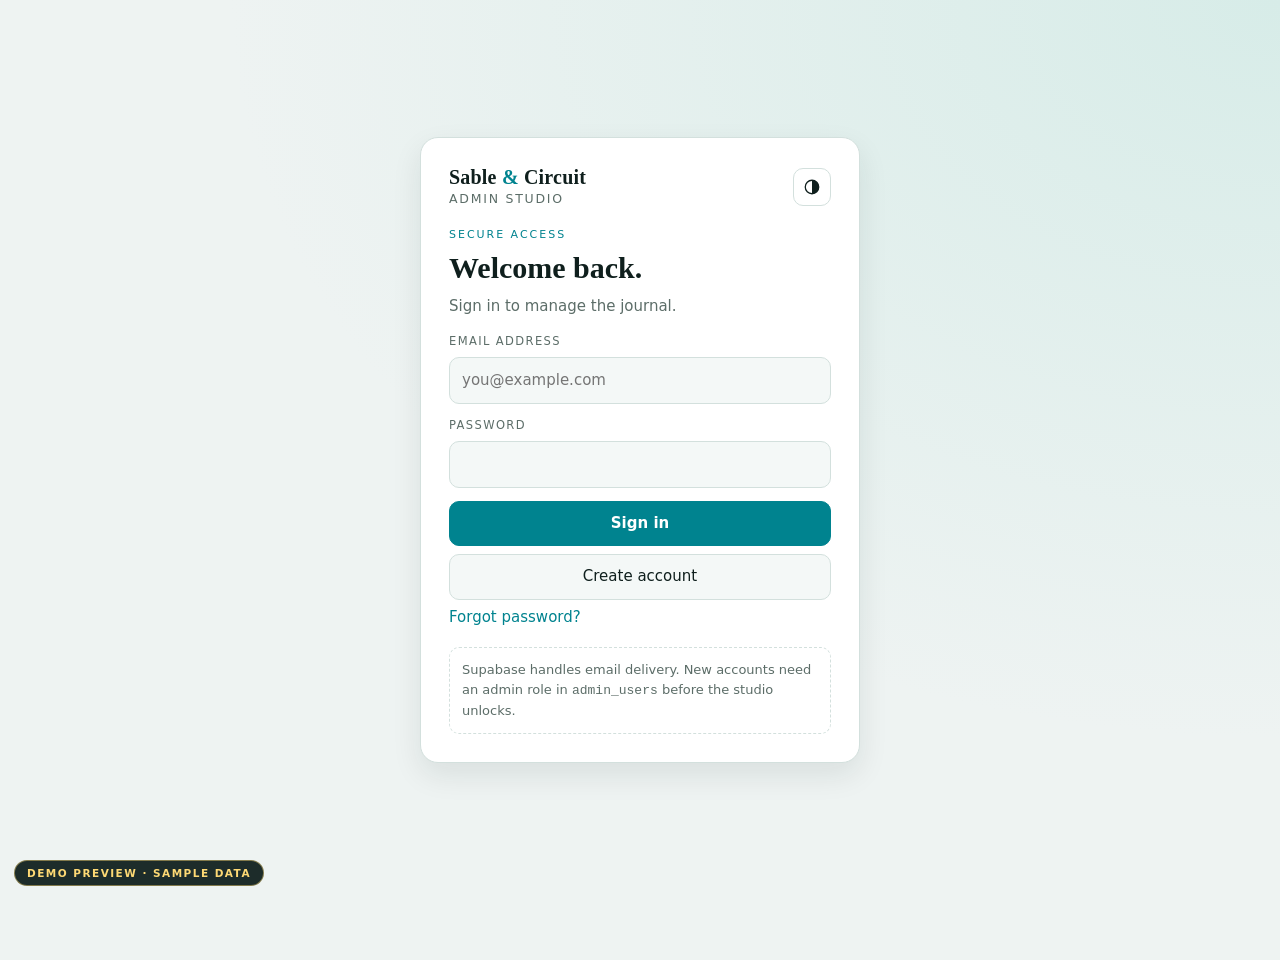
<file: index.html>
<!doctype html>
<html lang="en" data-theme="dark">
<head>
<script>try{var q=new URLSearchParams(location.search);var t=q.get("theme");if(t)localStorage.setItem("sc_theme",t);var a=q.get("accent");if(a)localStorage.setItem("sc_accent",a);}catch(e){}</script>
<meta charset="utf-8">
<meta name="viewport" content="width=device-width,initial-scale=1">
<title>Sign in — Sable &amp; Circuit Admin</title>
<script>
/* Set the theme before first paint to avoid a flash. */
(function(){try{
  var t=localStorage.getItem("sc_theme")||"system";
  var th=t==="system"?(window.matchMedia("(prefers-color-scheme: dark)").matches?"dark":"light"):t;
  var r=document.documentElement;r.setAttribute("data-theme",th);
  r.setAttribute("data-density",localStorage.getItem("sc_density")||"comfortable");
  var a={teal:["#00aebb","#00838f"],indigo:["#7c8cff","#4f46e5"],emerald:["#34d399","#059669"],amber:["#f0a132","#b45309"],rose:["#fb7185","#be123c"]}[localStorage.getItem("sc_accent")||"teal"];
  r.style.setProperty("--accent",th==="dark"?a[0]:a[1]);
  r.style.setProperty("--accent-ink",th==="dark"?"#04120f":"#ffffff");
}catch(e){}})();
</script>
<link rel="stylesheet" href="assets/app.css">
<script src="assets/mock-supabase.js"></script>
</head>
<body data-page="auth">
<div class="auth-shell">
  <div class="auth-card">
    <div class="auth-top">
      <div>
        <div class="brand" style="font-size:20px">Sable <b>&amp;</b> Circuit</div>
        <div class="muted small" style="letter-spacing:.14em">ADMIN STUDIO</div>
      </div>
      <button class="iconbtn" id="themebtn" title="Toggle light / dark" aria-label="Toggle theme"></button>
    </div>

    <div class="eyebrow">Secure access</div>
    <h1 id="heading" style="margin-top:8px">Welcome back.</h1>
    <p id="intro" class="muted" style="margin-top:2px">Sign in to manage the journal.</p>

    <div id="notice" class="notice hidden" role="status"></div>

    <form id="authform" autocomplete="on">
      <div class="field">
        <label for="email">Email address</label>
        <input id="email" type="email" required autocomplete="email" placeholder="you@example.com">
      </div>
      <div class="field" id="pwbox">
        <label for="pw">Password</label>
        <input id="pw" type="password" minlength="8" autocomplete="current-password">
      </div>
      <div class="field hidden" id="confirmbox">
        <label for="confirm">Confirm password</label>
        <input id="confirm" type="password" minlength="8" autocomplete="new-password">
      </div>
      <button id="submit" class="btn primary block" type="submit">Sign in</button>
      <button id="toggle" class="btn block" type="button">Create account</button>
    </form>

    <div class="row" style="margin-top:6px">
      <button id="forgot" class="linklike" type="button">Forgot password?</button>
      <button id="back" class="linklike hidden" type="button">Back to sign in</button>
    </div>

    <div class="hintbox" style="margin-top:18px">
      Supabase handles email delivery. New accounts need an admin role in
      <span class="mono">admin_users</span> before the studio unlocks.
    </div>
  </div>
</div>

<script src="assets/app.js"></script>
<script>
(function(){
  var A = window.Admin, sb = A.sb, $ = A.$;
  var mode = "login";

  $("themebtn").innerHTML = A.ICON.theme;
  $("themebtn").onclick = function(){
    A.pref.set("theme", A.effectiveTheme() === "dark" ? "light" : "dark");
    A.paint();
  };

  function setMode(m){
    mode = m;
    A.setNotice("notice", "");
    var H = { login:"Welcome back.", signup:"Create your account.", forgot:"Reset your password.", reset:"Choose a new password." };
    var P = { login:"Sign in to manage the journal.", signup:"Create an account; admin access requires approval.", forgot:"Request a password reset link.", reset:"Choose a new password for your account." };
    $("heading").textContent = H[m];
    $("intro").textContent = P[m];
    $("pwbox").classList.toggle("hidden", m === "forgot");
    $("confirmbox").classList.toggle("hidden", !(m === "signup" || m === "reset"));
    $("pw").required = m !== "forgot";
    $("confirm").required = (m === "signup" || m === "reset");
    $("submit").textContent = { login:"Sign in", signup:"Create account", forgot:"Send reset link", reset:"Update password" }[m];
    $("toggle").textContent = m === "login" ? "Create account" : "Sign in instead";
    $("toggle").classList.toggle("hidden", m !== "login");
    $("forgot").classList.toggle("hidden", m !== "login");
    $("back").classList.toggle("hidden", m === "login");
  }

  // Password-recovery links land on this page with type=recovery in the URL.
  var recovery = /type=recovery/i.test(location.hash + "&" + location.search);

  async function route(u){
    var res = await sb.from("admin_users").select("role").eq("user_id", u.id).maybeSingle();
    if (res.error) throw res.error;
    if (!res.data){
      await sb.auth.signOut();
      A.setNotice("notice", "Your account exists, but admin access has not been approved yet. Ask an owner to add you to admin_users.", "error");
      setMode("login");
      return;
    }
    location.replace("dashboard.html");
  }

  sb.auth.onAuthStateChange(function(event, session){
    if (event === "PASSWORD_RECOVERY"){ setMode("reset"); return; }
    if (event === "SIGNED_IN" && session && session.user && !recovery){
      setTimeout(function(){ route(session.user).catch(function(e){ A.setNotice("notice", A.friendly(e), "error"); }); }, 0);
    }
  });

  (async function(){
    if (new URLSearchParams(location.search).get("denied")){
      A.setNotice("notice", "That account is not an approved admin. Sign in with an admin account.", "error");
    }
    if (recovery){ setMode("reset"); return; }
    setMode("login");
    var s = await sb.auth.getSession();
    if (recovery){ setMode("reset"); return; }
    if (s.data && s.data.session && s.data.session.user){
      try { await route(s.data.session.user); }
      catch(e){ A.setNotice("notice", A.friendly(e), "error"); }
    }
  })();

  $("authform").onsubmit = async function(e){
    e.preventDefault();
    var btn = $("submit"); btn.disabled = true; A.setNotice("notice", "");
    try{
      var email = $("email").value.trim(), password = $("pw").value, r;
      if (mode === "login"){
        r = await sb.auth.signInWithPassword({ email: email, password: password });
        if (r.error) throw r.error;
        await route(r.data.user);
      } else if (mode === "signup"){
        if (password !== $("confirm").value) throw new Error("Passwords do not match.");
        r = await sb.auth.signUp({ email: email, password: password, options: { emailRedirectTo: location.origin } });
        if (r.error) throw r.error;
        A.setNotice("notice", "Signup request accepted by Supabase. This does not guarantee email delivery — check Auth logs and SMTP if no email arrives.", "ok");
      } else if (mode === "forgot"){
        r = await sb.auth.resetPasswordForEmail(email, { redirectTo: location.origin });
        if (r.error) throw r.error;
        A.setNotice("notice", "If that email has an account, a reset link is on its way. Delivery is not guaranteed — check Supabase Auth logs and SMTP.", "ok");
      } else {
        if (password !== $("confirm").value) throw new Error("Passwords do not match.");
        r = await sb.auth.updateUser({ password: password });
        if (r.error) throw r.error;
        recovery = false;
        history.replaceState(null, "", location.pathname);
        await sb.auth.signOut();
        setMode("login");
        A.setNotice("notice", "Password updated. Sign in with your new password.", "ok");
      }
    } catch(err){
      A.setNotice("notice", A.friendly(err), "error");
    } finally {
      btn.disabled = false;
    }
  };

  $("toggle").onclick = function(){ setMode(mode === "login" ? "signup" : "login"); };
  $("forgot").onclick = function(){ setMode("forgot"); };
  $("back").onclick = function(){ setMode("login"); };
})();
</script>
</body>
</html>
</file>
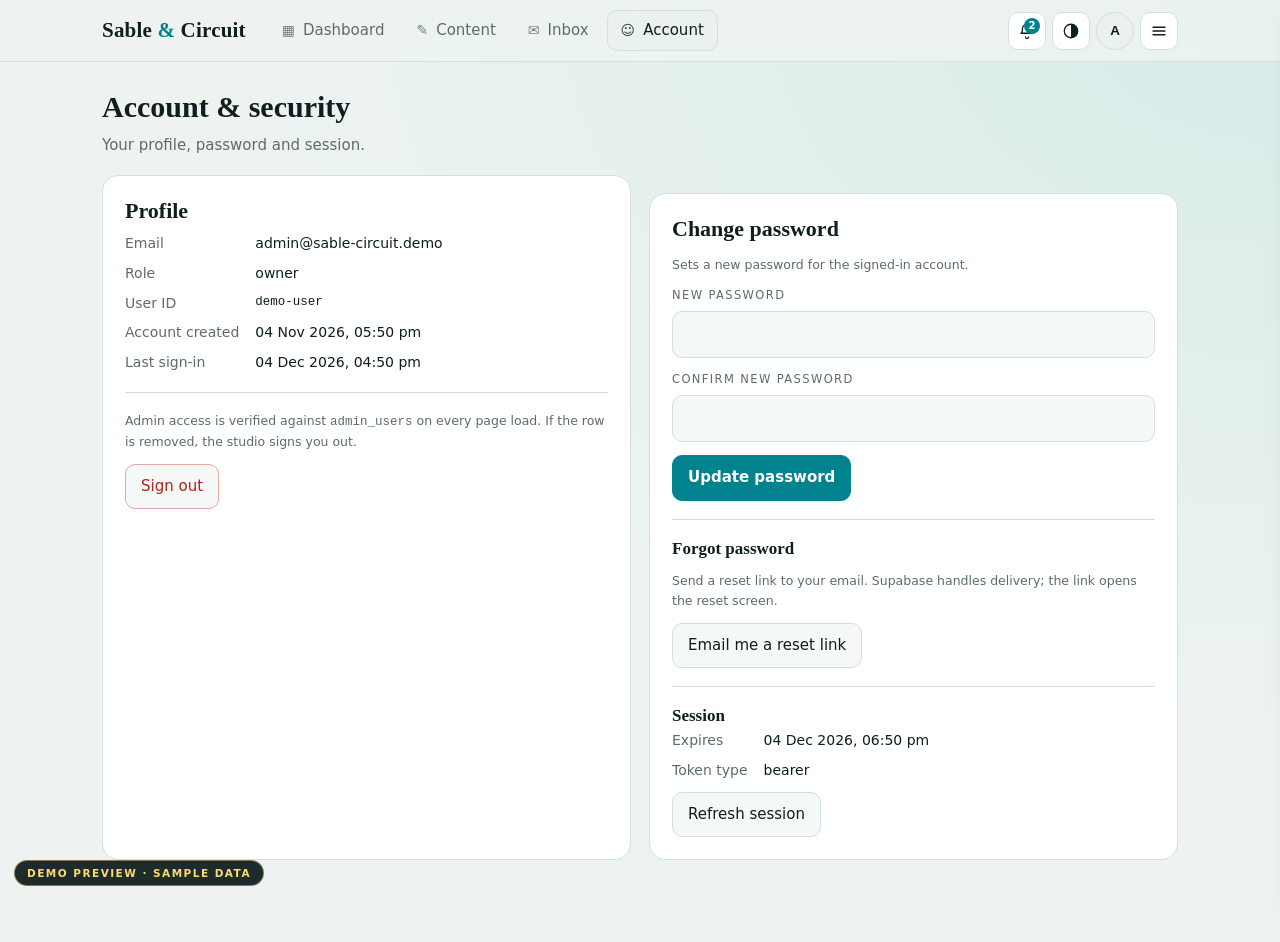
<file: account.html>
<!doctype html>
<html lang="en" data-theme="dark">
<head>
<script>try{var q=new URLSearchParams(location.search);var t=q.get("theme");if(t)localStorage.setItem("sc_theme",t);var a=q.get("accent");if(a)localStorage.setItem("sc_accent",a);}catch(e){}</script>
<meta charset="utf-8">
<meta name="viewport" content="width=device-width,initial-scale=1">
<title>Account — Sable &amp; Circuit Admin</title>
<script>
(function(){try{
  var t=localStorage.getItem("sc_theme")||"system";
  var th=t==="system"?(window.matchMedia("(prefers-color-scheme: dark)").matches?"dark":"light"):t;
  var r=document.documentElement;r.setAttribute("data-theme",th);
  r.setAttribute("data-density",localStorage.getItem("sc_density")||"comfortable");
  var a={teal:["#00aebb","#00838f"],indigo:["#7c8cff","#4f46e5"],emerald:["#34d399","#059669"],amber:["#f0a132","#b45309"],rose:["#fb7185","#be123c"]}[localStorage.getItem("sc_accent")||"teal"];
  r.style.setProperty("--accent",th==="dark"?a[0]:a[1]);
  r.style.setProperty("--accent-ink",th==="dark"?"#04120f":"#ffffff");
}catch(e){}})();
</script>
<link rel="stylesheet" href="assets/app.css">
<script src="assets/mock-supabase.js"></script>
</head>
<body data-page="account" data-shell="app">
<main class="wrap">
  <h1>Account &amp; security</h1>
  <div class="muted">Your profile, password and session.</div>
  <div id="notice" class="notice hidden"></div>

  <div class="grid2" style="margin-top:18px">
    <section class="panel">
      <h2 style="margin-top:0">Profile</h2>
      <div class="kv">
        <div class="k">Email</div><div id="pEmail">—</div>
        <div class="k">Role</div><div id="pRole">—</div>
        <div class="k">User ID</div><div class="mono small" id="pId">—</div>
        <div class="k">Account created</div><div id="pCreated">—</div>
        <div class="k">Last sign-in</div><div id="pSignin">—</div>
      </div>
      <div class="divider"></div>
      <p class="muted small">Admin access is verified against <span class="mono">admin_users</span> on every page load. If the row is removed, the studio signs you out.</p>
      <button class="btn danger" id="signout">Sign out</button>
    </section>

    <section class="panel">
      <h2 style="margin-top:0">Change password</h2>
      <p class="muted small">Sets a new password for the signed-in account.</p>
      <form id="pwform">
        <div class="field"><label for="np">New password</label><input id="np" type="password" minlength="8" autocomplete="new-password" required></div>
        <div class="field"><label for="cp">Confirm new password</label><input id="cp" type="password" minlength="8" autocomplete="new-password" required></div>
        <button class="btn primary" type="submit">Update password</button>
      </form>

      <div class="divider"></div>

      <h3 style="margin-bottom:4px">Forgot password</h3>
      <p class="muted small">Send a reset link to your email. Supabase handles delivery; the link opens the reset screen.</p>
      <button class="btn" id="sendreset">Email me a reset link</button>

      <div class="divider"></div>

      <h3 style="margin-bottom:4px">Session</h3>
      <div class="kv">
        <div class="k">Expires</div><div id="sExp">—</div>
        <div class="k">Token type</div><div id="sType">—</div>
      </div>
      <button class="btn" id="refresh" style="margin-top:10px">Refresh session</button>
    </section>
  </div>
</main>

<script src="assets/app.js"></script>
<script>
document.addEventListener("admin:ready", function(ev){
  var A = window.Admin, sb = A.sb, $ = A.$, who = ev.detail;
  var u = who.user;

  $("pEmail").textContent = u.email || "—";
  $("pRole").textContent = who.role || "admin";
  $("pId").textContent = u.id || "—";
  $("pCreated").textContent = A.fmtDate(u.created_at);
  $("pSignin").textContent = A.fmtDate(u.last_sign_in_at || u.updated_at);

  (async function(){
    var s = await sb.auth.getSession();
    var sess = s.data && s.data.session;
    if (sess){
      $("sExp").textContent = A.fmtDate(new Date(sess.expires_at * 1000).toISOString());
      $("sType").textContent = sess.token_type || "bearer";
    }
  })();

  $("pwform").onsubmit = async function(e){
    e.preventDefault();
    var np = $("np").value, cp = $("cp").value;
    if (np.length < 8){ A.setNotice("notice", "Use at least 8 characters.", "error"); return; }
    if (np !== cp){ A.setNotice("notice", "The passwords do not match.", "error"); return; }
    if (!confirm("Change your password now?")) return;
    A.setNotice("notice", "Updating…");
    var r = await sb.auth.updateUser({ password: np });
    if (r.error){ A.setNotice("notice", A.friendly(r.error), "error"); return; }
    $("pwform").reset();
    A.setNotice("notice", "Password updated.", "ok");
    A.toast("Password updated.", "ok");
  };

  $("sendreset").onclick = async function(){
    if (!confirm("Email a password reset link to " + (u.email || "your address") + "?")) return;
    A.setNotice("notice", "Sending…");
    var r = await sb.auth.resetPasswordForEmail(u.email, { redirectTo: location.origin });
    if (r.error){ A.setNotice("notice", A.friendly(r.error), "error"); return; }
    A.setNotice("notice", "If delivery succeeds, a reset link is on its way. Check Supabase Auth logs and SMTP if nothing arrives.", "ok");
  };

  $("refresh").onclick = async function(){
    var r = await sb.auth.refreshSession();
    if (r.error){ A.setNotice("notice", A.friendly(r.error), "error"); return; }
    var sess = r.data.session;
    if (sess) $("sExp").textContent = A.fmtDate(new Date(sess.expires_at * 1000).toISOString());
    A.setNotice("notice", "Session refreshed.", "ok");
  };

  $("signout").onclick = async function(){
    if (!confirm("Sign out of the admin studio?")) return;
    await sb.auth.signOut();
    location.replace("index.html");
  };
});
</script>
</body>
</html>
</file>
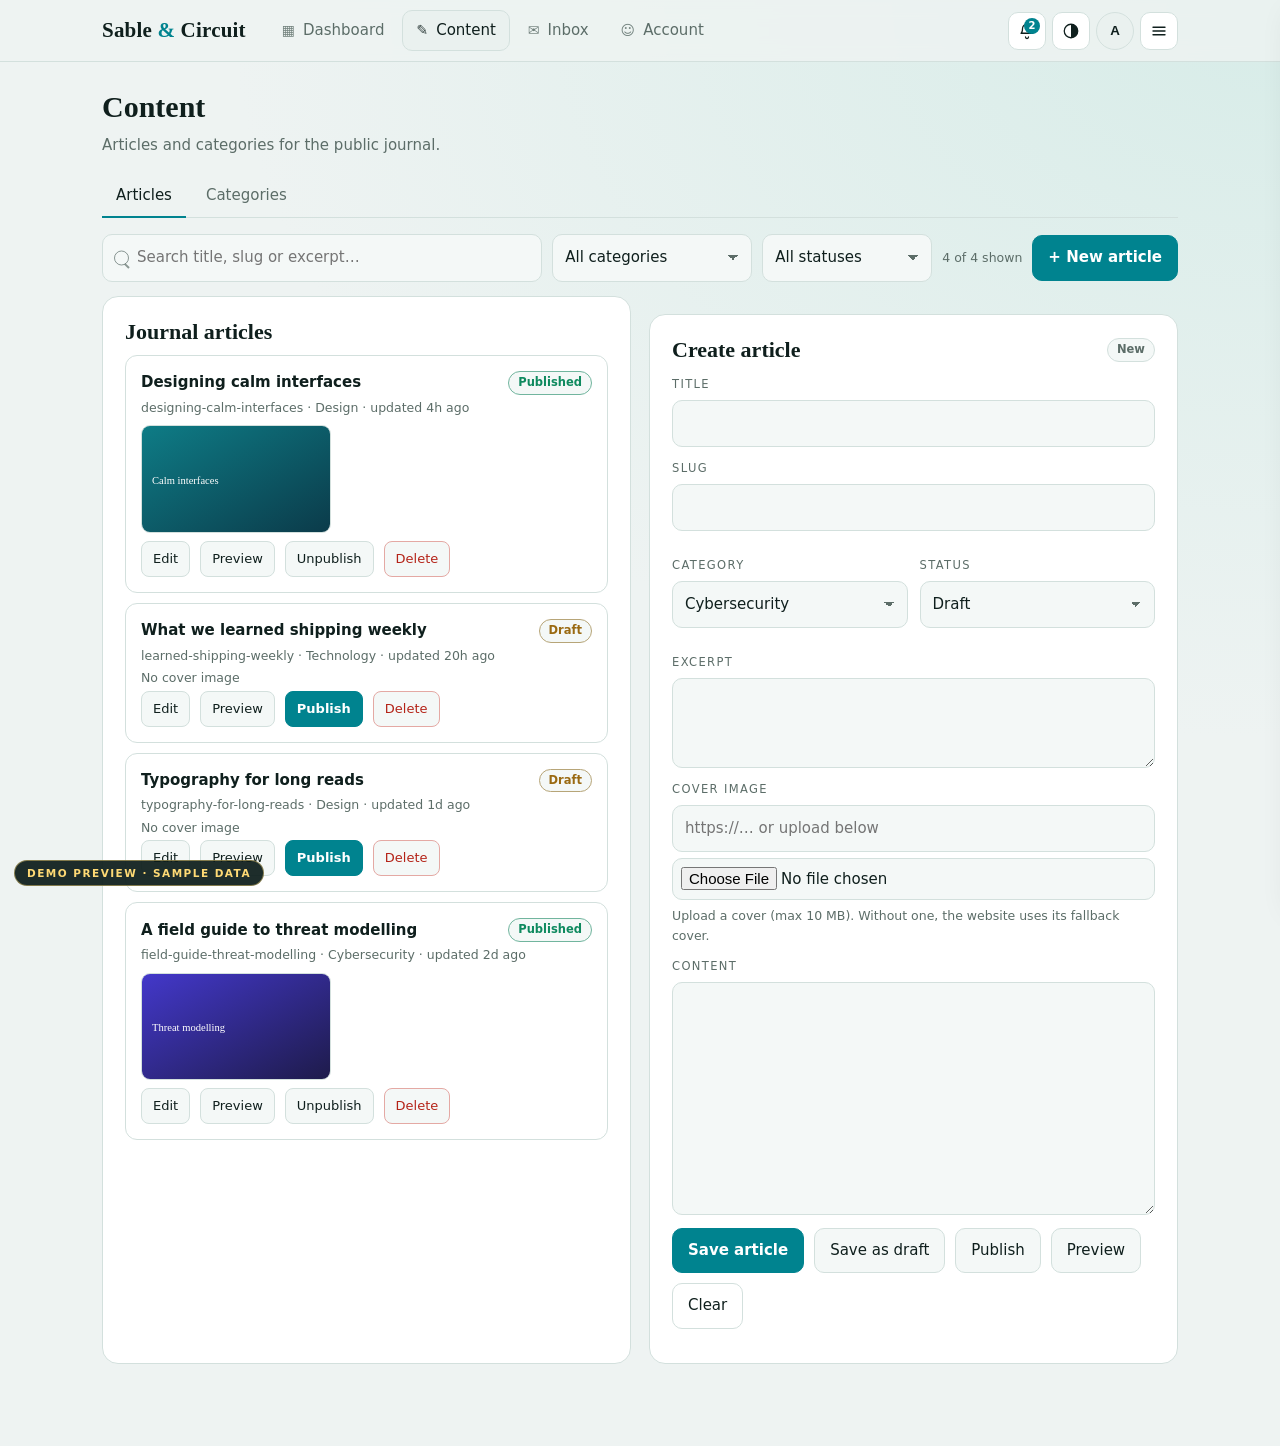
<file: content.html>
<!doctype html>
<html lang="en" data-theme="dark">
<head>
<script>try{var q=new URLSearchParams(location.search);var t=q.get("theme");if(t)localStorage.setItem("sc_theme",t);var a=q.get("accent");if(a)localStorage.setItem("sc_accent",a);}catch(e){}</script>
<meta charset="utf-8">
<meta name="viewport" content="width=device-width,initial-scale=1">
<title>Content — Sable &amp; Circuit Admin</title>
<script>
(function(){try{
  var t=localStorage.getItem("sc_theme")||"system";
  var th=t==="system"?(window.matchMedia("(prefers-color-scheme: dark)").matches?"dark":"light"):t;
  var r=document.documentElement;r.setAttribute("data-theme",th);
  r.setAttribute("data-density",localStorage.getItem("sc_density")||"comfortable");
  var a={teal:["#00aebb","#00838f"],indigo:["#7c8cff","#4f46e5"],emerald:["#34d399","#059669"],amber:["#f0a132","#b45309"],rose:["#fb7185","#be123c"]}[localStorage.getItem("sc_accent")||"teal"];
  r.style.setProperty("--accent",th==="dark"?a[0]:a[1]);
  r.style.setProperty("--accent-ink",th==="dark"?"#04120f":"#ffffff");
}catch(e){}})();
</script>
<link rel="stylesheet" href="assets/app.css">
<script src="assets/mock-supabase.js"></script>
</head>
<body data-page="content" data-shell="app">
<main class="wrap">
  <h1>Content</h1>
  <div class="muted">Articles and categories for the public journal.</div>
  <div id="notice" class="notice hidden"></div>

  <div class="tabs" style="margin-top:18px">
    <button class="tab active" id="tabArticles">Articles</button>
    <button class="tab" id="tabCategories">Categories</button>
  </div>

  <!-- ------------------------------- ARTICLES ------------------------------ -->
  <section id="paneArticles">
    <div class="toolbar">
      <div class="search"><input id="q" type="search" placeholder="Search title, slug or excerpt…"></div>
      <select id="fCategory" style="max-width:200px"><option value="">All categories</option></select>
      <select id="fStatus" style="max-width:170px">
        <option value="">All statuses</option>
        <option value="published">Published</option>
        <option value="draft">Draft</option>
      </select>
      <span class="muted small" id="count"></span>
      <button class="btn primary" id="newArticle">+ New article</button>
    </div>

    <div class="grid2">
      <section class="panel">
        <h2 style="margin-top:0">Journal articles</h2>
        <div id="list"><div class="empty">Loading…</div></div>
      </section>

      <section class="panel">
        <div class="spread">
          <h2 style="margin:0" id="formtitle">Create article</h2>
          <span class="badge" id="formstate">New</span>
        </div>
        <form id="articleform">
          <input id="aid" type="hidden">
          <div class="field"><label for="title">Title</label><input id="title" required maxlength="200"></div>
          <div class="field"><label for="slug">Slug</label><input id="slug" required maxlength="200"></div>
          <div class="grid2" style="gap:12px">
            <div class="field"><label for="category">Category</label><select id="category" required></select></div>
            <div class="field"><label for="status">Status</label><select id="status"><option value="draft">Draft</option><option value="published">Published</option></select></div>
          </div>
          <div class="field"><label for="excerpt">Excerpt</label><textarea id="excerpt" rows="2" maxlength="400"></textarea></div>
          <div class="field">
            <label for="cover">Cover image</label>
            <input id="cover" type="url" placeholder="https://… or upload below">
            <input id="coverfile" type="file" accept="image/png,image/jpeg,image/webp,image/gif,image/avif">
            <small class="muted">Upload a cover (max 10 MB). Without one, the website uses its fallback cover.</small>
            <img id="coverpreview" class="thumb hidden" alt="Cover preview">
          </div>
          <div class="field"><label for="content">Content</label><textarea id="content" rows="9"></textarea></div>
          <div class="row">
            <button class="btn primary" type="submit">Save article</button>
            <button class="btn" type="button" id="saveDraft">Save as draft</button>
            <button class="btn" type="button" id="publishBtn">Publish</button>
            <button class="btn" type="button" id="previewBtn">Preview</button>
            <button class="btn ghost" type="button" id="clearBtn">Clear</button>
          </div>
          <p class="muted small" id="formmeta"></p>
        </form>
      </section>
    </div>
  </section>

  <!-- ------------------------------ CATEGORIES ----------------------------- -->
  <section id="paneCategories" class="hidden">
    <div class="grid2">
      <section class="panel">
        <h2 style="margin-top:0">Dynamic categories</h2>
        <p class="muted small">Categories appear on the public site, its filters and search metadata.</p>
        <div id="categorylist"><div class="empty">Loading…</div></div>
      </section>
      <section class="panel">
        <h2 style="margin-top:0" id="categoryformtitle">Create category</h2>
        <form id="categoryform">
          <input id="cid" type="hidden">
          <div class="field"><label for="cname">Name</label><input id="cname" required maxlength="80" placeholder="Cybersecurity"></div>
          <div class="field"><label for="cslug">Slug</label><input id="cslug" required maxlength="100" placeholder="cybersecurity"></div>
          <div class="field"><label for="cdescription">Description</label><textarea id="cdescription" maxlength="240" placeholder="Security, privacy and threat research."></textarea></div>
          <div class="grid2" style="gap:12px">
            <div class="field"><label for="cglyph">Glyph</label><input id="cglyph" maxlength="8" value="✦"></div>
            <div class="field"><label for="csort">Sort order</label><input id="csort" type="number" value="100"></div>
          </div>
          <div class="row">
            <button class="btn primary" type="submit">Save category</button>
            <button class="btn ghost" type="button" id="categoryclear">Clear</button>
          </div>
        </form>
      </section>
    </div>
  </section>
</main>

<div id="modalRoot"></div>

<script src="assets/app.js"></script>
<script>
document.addEventListener("admin:ready", function(ev){
  var A = window.Admin, sb = A.sb, $ = A.$, who = ev.detail;
  var articles = [], categories = [];

  /* ------------------------------ tabs ------------------------------ */
  function showTab(which){
    $("paneArticles").classList.toggle("hidden", which !== "articles");
    $("paneCategories").classList.toggle("hidden", which !== "categories");
    $("tabArticles").classList.toggle("active", which === "articles");
    $("tabCategories").classList.toggle("active", which === "categories");
    if (which === "categories") loadCategories();
  }
  $("tabArticles").onclick = function(){ showTab("articles"); };
  $("tabCategories").onclick = function(){ showTab("categories"); };

  /* --------------------------- cover preview ------------------------ */
  function showCover(url){
    var im = $("coverpreview");
    if (url){ im.src = url; im.classList.remove("hidden"); im.onerror = function(){ im.classList.add("hidden"); }; }
    else { im.removeAttribute("src"); im.classList.add("hidden"); }
  }
  $("cover").oninput = function(){ showCover($("cover").value.trim()); };
  $("coverfile").onchange = async function(){
    var file = $("coverfile").files && $("coverfile").files[0];
    if (!file) return;
    if (!/^image\/(jpeg|png|webp|gif|avif)$/.test(file.type)){ A.setNotice("notice", "Choose a JPG, PNG, WebP, GIF or AVIF image.", "error"); $("coverfile").value = ""; return; }
    if (file.size > 10 * 1024 * 1024){ A.setNotice("notice", "Image is too large. Maximum size is 10 MB.", "error"); $("coverfile").value = ""; return; }
    try{
      A.setNotice("notice", "Uploading cover image…");
      var ext = (file.name.split(".").pop() || "jpg").toLowerCase().replace(/[^a-z0-9]/g, "") || "jpg";
      var path = "covers/" + Date.now() + "-" + Math.random().toString(36).slice(2, 9) + "." + ext;
      var up = await sb.storage.from(A.COVER_BUCKET).upload(path, file, { cacheControl: "3600", upsert: false, contentType: file.type });
      if (up.error) throw up.error;
      var pub = sb.storage.from(A.COVER_BUCKET).getPublicUrl(path);
      $("cover").value = pub.data.publicUrl;
      showCover(pub.data.publicUrl);
      A.setNotice("notice", "Cover uploaded. Save the article to apply it.", "ok");
    } catch(e){
      A.setNotice("notice", "Image upload failed: " + A.friendly(e), "error");
    }
  };

  /* --------------------------- article form ------------------------- */
  function clearArticle(){
    $("articleform").reset();
    $("aid").value = "";
    $("status").value = "draft";
    if (categories.length) $("category").value = categories[0].name;
    $("formtitle").textContent = "Create article";
    $("formstate").textContent = "New";
    $("formstate").className = "badge";
    $("formmeta").textContent = "";
    showCover("");
  }
  $("title").oninput = function(){ if (!$("aid").value) $("slug").value = A.slugify($("title").value); };
  $("newArticle").onclick = function(){ clearArticle(); $("title").focus(); };
  $("clearBtn").onclick = clearArticle;

  function fillForm(a){
    $("aid").value = a.id;
    $("title").value = a.title || "";
    $("slug").value = a.slug || "";
    if (a.category) {
      var has = Array.prototype.some.call($("category").options, function(o){ return o.value === a.category; });
      if (!has && a.category) { var o = document.createElement("option"); o.value = a.category; o.textContent = a.category; $("category").appendChild(o); }
      $("category").value = a.category;
    }
    $("status").value = a.status || "draft";
    $("excerpt").value = a.excerpt || "";
    $("cover").value = a.cover_image_url || "";
    $("content").value = a.content || "";
    $("formtitle").textContent = "Edit article";
    $("formstate").textContent = a.status || "draft";
    $("formstate").className = "badge " + (a.status || "draft");
    $("formmeta").textContent = "Created " + A.fmtDate(a.created_at) + " · updated " + A.fmtDate(a.updated_at);
    showCover(a.cover_image_url || "");
    window.scrollTo({ top: 0, behavior: "smooth" });
  }

  async function saveArticle(forcedStatus){
    var id = $("aid").value;
    var status = forcedStatus || $("status").value;
    var title = $("title").value.trim();
    if (!title){ A.setNotice("notice", "A title is required.", "error"); return; }
    var existing = id ? articles.filter(function(x){ return x.id === id; })[0] : null;
    var publishedAt = status === "published" ? ((existing && existing.published_at) || new Date().toISOString()) : null;

    var verb = !id ? (status === "published" ? "Publish this new article?" : "Save this new article as a draft?")
                   : (status === "published" ? "Save changes and publish this article? It will be live on the public site."
                                             : "Save changes and keep this article as a draft?");
    if (!confirm(verb)) return;

    var row = {
      title: title,
      slug: A.slugify($("slug").value || title),
      category: $("category").value || "Technology",
      status: status,
      excerpt: $("excerpt").value || "",
      cover_image_url: $("cover").value.trim() || "",
      content: $("content").value || "",
      updated_at: new Date().toISOString(),
      published_at: publishedAt
    };
    if (!id) row.created_by = who.user.id;
    A.setNotice("notice", "Saving…");
    var r = id ? await sb.from("articles").update(row).eq("id", id) : await sb.from("articles").insert(row);
    if (r.error){ A.setNotice("notice", A.friendly(r.error), "error"); return; }
    A.setNotice("notice", status === "published" ? "Article published." : "Draft saved.", "ok");
    A.toast(status === "published" ? "Article published." : "Draft saved.", "ok");
    clearArticle();
    await loadArticles();
  }
  $("articleform").onsubmit = function(e){ e.preventDefault(); saveArticle(null); };
  $("saveDraft").onclick = function(){ $("status").value = "draft"; saveArticle("draft"); };
  $("publishBtn").onclick = function(){ $("status").value = "published"; saveArticle("published"); };

  async function setStatus(a, status){
    var msg = status === "published" ? "Publish \"" + a.title + "\"? It will be live on the public site."
                                     : "Move \"" + a.title + "\" back to drafts? It will be hidden from the public site.";
    if (!confirm(msg)) return;
    var r = await sb.from("articles").update({
      status: status,
      published_at: status === "published" ? (a.published_at || new Date().toISOString()) : null,
      updated_at: new Date().toISOString()
    }).eq("id", a.id);
    if (r.error){ A.setNotice("notice", A.friendly(r.error), "error"); return; }
    A.toast(status === "published" ? "Article published." : "Moved to drafts.", "ok");
    await loadArticles();
  }
  async function removeArticle(a){
    if (!confirm("Delete \"" + a.title + "\" permanently? This cannot be undone.")) return;
    var r = await sb.from("articles").delete().eq("id", a.id);
    if (r.error){ A.setNotice("notice", A.friendly(r.error), "error"); return; }
    A.toast("Article deleted.", "ok");
    if ($("aid").value === a.id) clearArticle();
    await loadArticles();
  }

  /* ---------------------------- preview ----------------------------- */
  function preview(a){
    var root = $("modalRoot");
    root.innerHTML =
      '<div class="modal" id="pv"><div class="sheet">' +
        '<div class="sheet-head"><b>Preview</b><button class="iconbtn" id="pvclose" aria-label="Close">' + A.ICON.close + '</button></div>' +
        '<div class="sheet-body">' +
          '<div class="pill-row"><span class="badge ' + A.esc(a.status || "draft") + '">' + A.esc(a.status || "draft") + '</span><span class="badge">' + A.esc(a.category || "—") + '</span></div>' +
          '<h2 class="preview-title">' + A.esc(a.title || "Untitled") + '</h2>' +
          '<div class="muted small">' + A.esc(a.slug || "") + '</div>' +
          (a.cover_image_url ? '<img src="' + A.esc(a.cover_image_url) + '" alt="" style="width:100%;border-radius:12px;border:1px solid var(--line);margin-top:14px">' : "") +
          (a.excerpt ? '<p style="font-size:16px"><em>' + A.esc(a.excerpt) + '</em></p>' : "") +
          '<div class="preview-body">' + A.esc(a.content || "") + '</div>' +
        '</div>' +
      '</div></div>';
    function close(){ root.innerHTML = ""; }
    $("pvclose").onclick = close;
    $("pv").onclick = function(e){ if (e.target.id === "pv") close(); };
    document.addEventListener("keydown", function esc2(e){ if (e.key === "Escape"){ close(); document.removeEventListener("keydown", esc2); } });
  }
  $("previewBtn").onclick = function(){
    preview({
      title: $("title").value, slug: $("slug").value, category: $("category").value,
      status: $("status").value, excerpt: $("excerpt").value,
      cover_image_url: $("cover").value, content: $("content").value
    });
  };

  /* --------------------------- article list ------------------------- */
  function render(){
    var q = $("q").value.trim().toLowerCase();
    var fc = $("fCategory").value, fs = $("fStatus").value;
    var rows = articles.filter(function(a){
      if (fc && a.category !== fc) return false;
      if (fs && a.status !== fs) return false;
      if (q){
        var hay = ((a.title || "") + " " + (a.slug || "") + " " + (a.category || "") + " " + (a.excerpt || "")).toLowerCase();
        if (hay.indexOf(q) === -1) return false;
      }
      return true;
    });
    $("count").textContent = rows.length + " of " + articles.length + " shown";
    if (!rows.length){ $("list").innerHTML = '<div class="empty">' + (articles.length ? "No articles match your filters." : "No articles yet.") + '</div>'; return; }
    $("list").innerHTML = rows.map(function(a){
      return '<div class="item" data-id="' + A.esc(a.id) + '">' +
        '<div class="spread"><div class="t">' + A.esc(a.title || "Untitled") + '</div><span class="badge ' + A.esc(a.status || "draft") + '">' + A.esc(a.status || "draft") + '</span></div>' +
        '<div class="meta">' + A.esc(a.slug || "") + ' · ' + A.esc(a.category || "—") + ' · updated ' + A.relTime(a.updated_at) + '</div>' +
        (a.cover_image_url ? '<img class="thumb" src="' + A.esc(a.cover_image_url) + '" alt="">' : '<div class="meta">No cover image</div>') +
        '<div class="row">' +
          '<button class="btn sm" data-act="edit">Edit</button>' +
          '<button class="btn sm" data-act="preview">Preview</button>' +
          (a.status === "published"
            ? '<button class="btn sm" data-act="draft">Unpublish</button>'
            : '<button class="btn sm primary" data-act="publish">Publish</button>') +
          '<button class="btn sm danger" data-act="delete">Delete</button>' +
        '</div></div>';
    }).join("");
    $("list").querySelectorAll(".item").forEach(function(el){
      var a = articles.filter(function(x){ return x.id === el.getAttribute("data-id"); })[0];
      el.querySelectorAll("[data-act]").forEach(function(b){
        b.onclick = function(){
          var act = b.getAttribute("data-act");
          if (act === "edit") fillForm(a);
          else if (act === "preview") preview(a);
          else if (act === "publish") setStatus(a, "published");
          else if (act === "draft") setStatus(a, "draft");
          else if (act === "delete") removeArticle(a);
        };
      });
    });
  }
  $("q").oninput = render;
  $("fCategory").onchange = render;
  $("fStatus").onchange = render;

  async function loadArticles(){
    var r = await sb.from("articles").select("*").order("updated_at", { ascending: false });
    if (r.error){ $("list").innerHTML = '<div class="empty">' + A.esc(A.friendly(r.error)) + '</div>'; return; }
    articles = r.data || [];
    render();
  }

  /* -------------------------- categories ---------------------------- */
  function renderCategoryOptions(){
    var el = $("category"), cur = el.value;
    el.innerHTML = categories.map(function(c){ return '<option value="' + A.esc(c.name) + '">' + A.esc(c.name) + '</option>'; }).join("");
    if (!categories.length) el.innerHTML = '<option value="Technology">Technology</option>';
    if (cur && Array.prototype.some.call(el.options, function(o){ return o.value === cur; })) el.value = cur;
    else if (el.options.length) el.value = el.options[0].value;

    var fc = $("fCategory"), fcCur = fc.value;
    fc.innerHTML = '<option value="">All categories</option>' + categories.map(function(c){ return '<option value="' + A.esc(c.name) + '">' + A.esc(c.name) + '</option>'; }).join("");
    if (fcCur) fc.value = fcCur;
  }
  function renderCategoryList(){
    if (!categories.length){ $("categorylist").innerHTML = '<div class="empty">No categories yet.</div>'; return; }
    $("categorylist").innerHTML = categories.map(function(c){
      return '<div class="item" data-id="' + A.esc(c.id) + '">' +
        '<div class="t">' + A.esc(c.glyph || "✦") + ' ' + A.esc(c.name) + '</div>' +
        '<div class="meta">' + A.esc(c.slug) + ' · ' + A.esc(c.description || "No description") + ' · order ' + A.esc(c.sort_order == null ? 100 : c.sort_order) + '</div>' +
        '<div class="row"><button class="btn sm" data-act="edit">Edit</button><button class="btn sm danger" data-act="delete">Delete</button></div></div>';
    }).join("");
    $("categorylist").querySelectorAll(".item").forEach(function(el){
      var c = categories.filter(function(x){ return x.id === el.getAttribute("data-id"); })[0];
      el.querySelector('[data-act="edit"]').onclick = function(){
        $("cid").value = c.id; $("cname").value = c.name; $("cslug").value = c.slug;
        $("cdescription").value = c.description || ""; $("cglyph").value = c.glyph || "✦";
        $("csort").value = (c.sort_order == null ? 100 : c.sort_order);
        $("categoryformtitle").textContent = "Edit category";
      };
      el.querySelector('[data-act="delete"]').onclick = function(){ deleteCategory(c); };
    });
  }
  function clearCategory(){
    $("categoryform").reset(); $("cid").value = ""; $("cglyph").value = "✦"; $("csort").value = "100";
    $("categoryformtitle").textContent = "Create category";
  }
  async function loadCategories(){
    var r = await sb.from("categories").select("*").order("sort_order").order("name");
    if (r.error){ A.setNotice("notice", "Could not load categories: " + A.friendly(r.error), "error"); return; }
    categories = r.data || [];
    renderCategoryOptions(); renderCategoryList();
  }
  async function deleteCategory(c){
    if (c.name === "Technology"){ A.setNotice("notice", "Technology is the fallback category and cannot be deleted.", "error"); return; }
    if (!confirm('Delete category "' + c.name + '"? Existing articles will be moved to Technology; the articles themselves are kept.')) return;
    var mv = await sb.from("articles").update({ category: "Technology" }).eq("category", c.name);
    if (mv.error){ A.setNotice("notice", A.friendly(mv.error), "error"); return; }
    var del = await sb.from("categories").delete().eq("id", c.id);
    if (del.error){ A.setNotice("notice", A.friendly(del.error), "error"); return; }
    A.toast("Category deleted; articles preserved.", "ok");
    await loadCategories(); await loadArticles();
  }
  $("categoryform").onsubmit = async function(e){
    e.preventDefault();
    var id = $("cid").value, name = $("cname").value.trim();
    var slug = A.slugify($("cslug").value || name);
    var row = {
      name: name, slug: slug, description: $("cdescription").value.trim(),
      glyph: $("cglyph").value.trim() || "✦",
      sort_order: Number($("csort").value) || 100,
      updated_at: new Date().toISOString()
    };
    var old = id ? categories.filter(function(c){ return c.id === id; })[0] : null;
    if (old && old.name !== name){
      var mv = await sb.from("articles").update({ category: name }).eq("category", old.name);
      if (mv.error){ A.setNotice("notice", A.friendly(mv.error), "error"); return; }
    }
    var r = id ? await sb.from("categories").update(row).eq("id", id) : await sb.from("categories").insert(row);
    if (r.error){ A.setNotice("notice", A.friendly(r.error), "error"); return; }
    A.setNotice("notice", "Category saved.", "ok");
    clearCategory();
    await loadCategories(); await loadArticles();
  };
  $("cname").oninput = function(){ if (!$("cid").value) $("cslug").value = A.slugify($("cname").value); };
  $("categoryclear").onclick = clearCategory;

  /* ------------------------------ boot ------------------------------ */
  (async function(){
    await loadCategories();
    await loadArticles();
    var params = new URLSearchParams(location.search);
    if (params.get("new")){ clearArticle(); }
    if (params.get("edit")){
      var r = await sb.from("articles").select("*").eq("id", params.get("edit")).maybeSingle();
      if (r.data) fillForm(r.data);
      else A.setNotice("notice", "That article could not be found.", "error");
    }
  })();
});
</script>
</body>
</html>
</file>
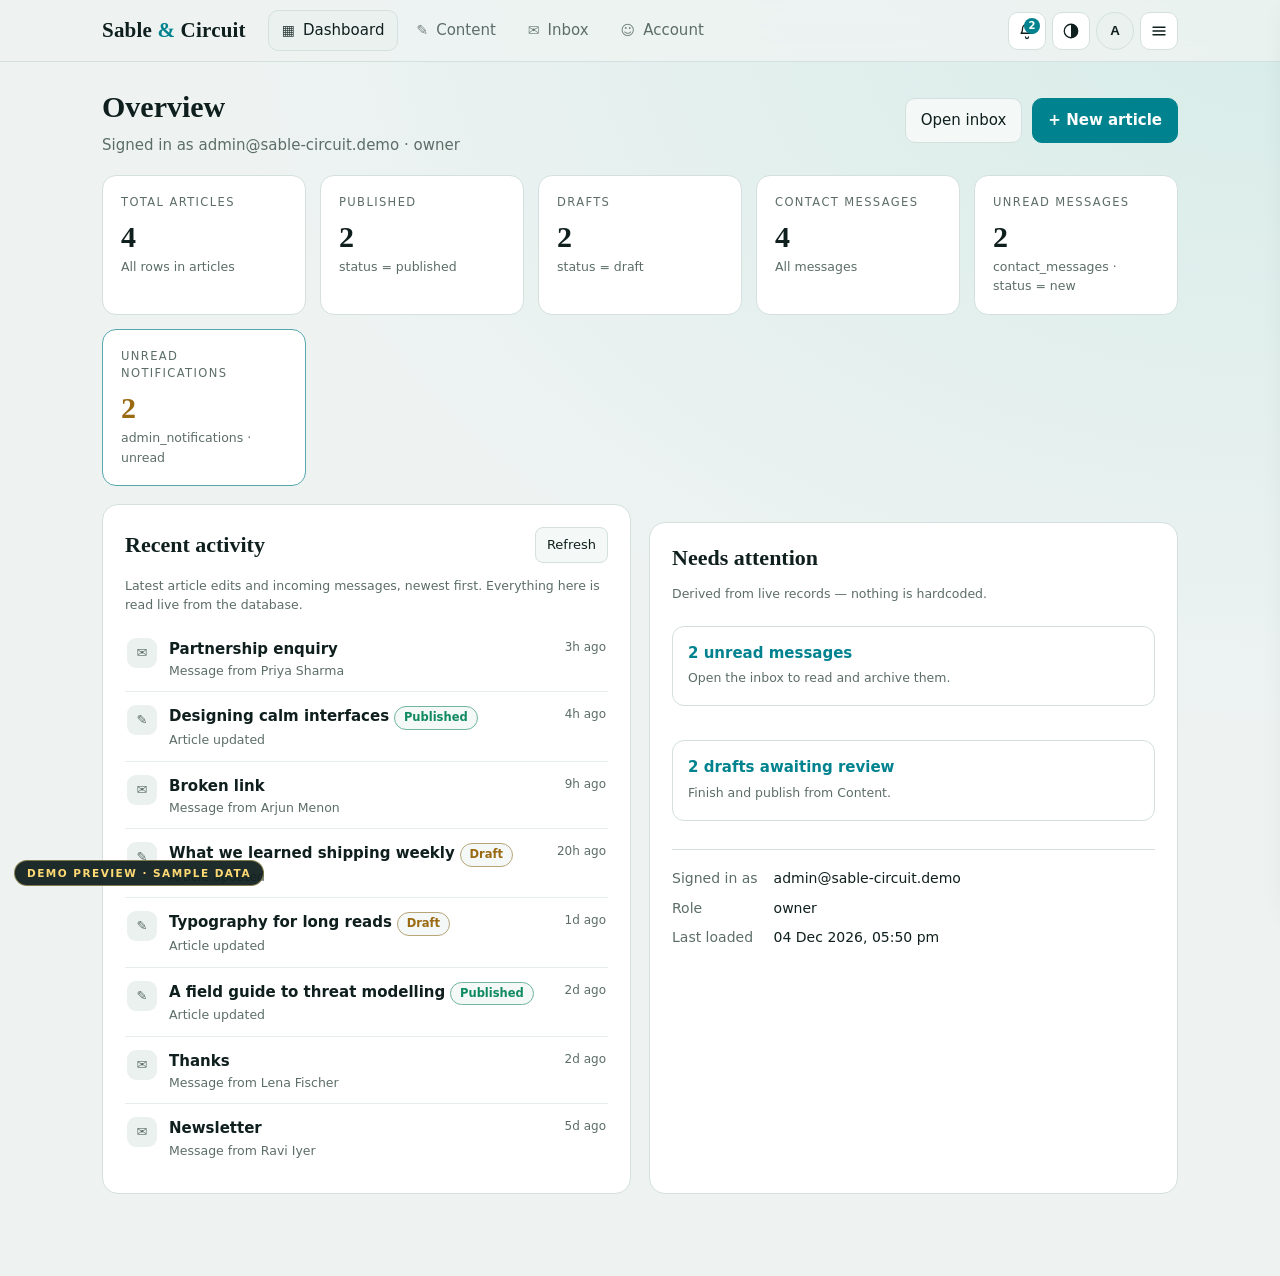
<file: dashboard.html>
<!doctype html>
<html lang="en" data-theme="dark">
<head>
<script>try{var q=new URLSearchParams(location.search);var t=q.get("theme");if(t)localStorage.setItem("sc_theme",t);var a=q.get("accent");if(a)localStorage.setItem("sc_accent",a);}catch(e){}</script>
<meta charset="utf-8">
<meta name="viewport" content="width=device-width,initial-scale=1">
<title>Dashboard — Sable &amp; Circuit Admin</title>
<script>
(function(){try{
  var t=localStorage.getItem("sc_theme")||"system";
  var th=t==="system"?(window.matchMedia("(prefers-color-scheme: dark)").matches?"dark":"light"):t;
  var r=document.documentElement;r.setAttribute("data-theme",th);
  r.setAttribute("data-density",localStorage.getItem("sc_density")||"comfortable");
  var a={teal:["#00aebb","#00838f"],indigo:["#7c8cff","#4f46e5"],emerald:["#34d399","#059669"],amber:["#f0a132","#b45309"],rose:["#fb7185","#be123c"]}[localStorage.getItem("sc_accent")||"teal"];
  r.style.setProperty("--accent",th==="dark"?a[0]:a[1]);
  r.style.setProperty("--accent-ink",th==="dark"?"#04120f":"#ffffff");
}catch(e){}})();
</script>
<link rel="stylesheet" href="assets/app.css">
<script src="assets/mock-supabase.js"></script>
</head>
<body data-page="dashboard" data-shell="app">
<main class="wrap">
  <div class="spread">
    <div>
      <h1>Overview</h1>
      <div class="muted" id="greeting">Loading…</div>
    </div>
    <div class="row">
      <a class="btn" href="inbox.html">Open inbox</a>
      <a class="btn primary" href="content.html?new=1">+ New article</a>
    </div>
  </div>

  <div id="notice" class="notice hidden"></div>

  <section class="stats" id="stats" style="margin-top:18px">
    <div class="stat"><div class="k">Total articles</div><div class="n" id="sTotal">–</div><div class="sub">All rows in articles</div></div>
    <div class="stat"><div class="k">Published</div><div class="n" id="sPub">–</div><div class="sub">status = published</div></div>
    <div class="stat"><div class="k">Drafts</div><div class="n" id="sDraft">–</div><div class="sub">status = draft</div></div>
    <div class="stat"><div class="k">Contact messages</div><div class="n" id="sMsg">–</div><div class="sub">All messages</div></div>
    <div class="stat"><div class="k">Unread messages</div><div class="n" id="sUnread">–</div><div class="sub">contact_messages · status = new</div></div>
    <div class="stat accent"><div class="k">Unread notifications</div><div class="n warn" id="sNotif">–</div><div class="sub">admin_notifications · unread</div></div>
  </section>

  <div class="grid2" style="margin-top:18px">
    <section class="panel">
      <div class="spread">
        <h2 style="margin:0">Recent activity</h2>
        <button class="btn sm" id="reload">Refresh</button>
      </div>
      <p class="muted small">Latest article edits and incoming messages, newest first. Everything here is read live from the database.</p>
      <div class="feed" id="feed"><div class="empty">Loading…</div></div>
    </section>

    <section class="panel">
      <h2 style="margin:0 0 4px">Needs attention</h2>
      <p class="muted small">Derived from live records — nothing is hardcoded.</p>
      <div id="attention" class="stack"><div class="empty">Loading…</div></div>
      <div class="divider"></div>
      <div class="kv">
        <div class="k">Signed in as</div><div id="whoami">—</div>
        <div class="k">Role</div><div id="role">—</div>
        <div class="k">Last loaded</div><div id="loaded">—</div>
      </div>
    </section>
  </div>
</main>

<script src="assets/app.js"></script>
<script>
document.addEventListener("admin:ready", async function(ev){
  var A = window.Admin, sb = A.sb, $ = A.$, who = ev.detail;
  $("whoami").textContent = who.user.email || "—";
  $("role").textContent = who.role || "admin";
  $("greeting").textContent = "Signed in as " + (who.user.email || "admin") + " · " + (who.role || "admin");

  function count(table, apply){
    var q = sb.from(table).select("*", { count: "exact", head: true });
    if (apply) q = apply(q);
    return q.then(function(r){ if (r.error) throw r.error; return r.count || 0; });
  }

  async function load(){
    A.setNotice("notice", "");
    try{
      var vals = await Promise.all([
        count("articles"),
        count("articles", function(q){ return q.eq("status", "published"); }),
        count("articles", function(q){ return q.eq("status", "draft"); }),
        count("contact_messages"),
        count("contact_messages", function(q){ return q.eq("status", "new"); }),
        count("admin_notifications", function(q){ return q.eq("is_read", false); })
      ]);
      $("sTotal").textContent  = vals[0];
      $("sPub").textContent    = vals[1];
      $("sDraft").textContent  = vals[2];
      $("sMsg").textContent    = vals[3];
      $("sUnread").textContent = vals[4];
      $("sNotif").textContent  = vals[5];
      $("loaded").textContent  = A.fmtDate(new Date().toISOString());
      attention(vals);
    } catch(e){
      A.setNotice("notice", "Could not load dashboard counts: " + A.friendly(e), "error");
    }
  }

  function attention(v){
    var box = $("attention"), rows = [];
    if (v[4] > 0) rows.push('<a class="item" href="inbox.html" style="display:block"><b>' + v[4] + ' unread message' + (v[4] === 1 ? "" : "s") + '</b><div class="meta">Open the inbox to read and archive them.</div></a>');
    if (v[2] > 0) rows.push('<a class="item" href="content.html" style="display:block"><b>' + v[2] + ' draft' + (v[2] === 1 ? "" : "s") + ' awaiting review</b><div class="meta">Finish and publish from Content.</div></a>');
    if (v[1] === 0 && v[0] > 0) rows.push('<div class="item"><b>Nothing is published yet</b><div class="meta">Your public site has no live articles.</div></div>');
    if (v[0] === 0) rows.push('<a class="item" href="content.html?new=1" style="display:block"><b>No articles yet</b><div class="meta">Create your first article to get started.</div></a>');
    box.innerHTML = rows.length ? rows.join("") : '<div class="empty">All clear — nothing needs attention.</div>';
  }

  async function feed(){
    var box = $("feed");
    try{
      var a = await sb.from("articles").select("id,title,slug,status,updated_at").order("updated_at", { ascending: false }).limit(6);
      var m = await sb.from("contact_messages").select("id,name,subject,status,created_at").order("created_at", { ascending: false }).limit(6);
      if (a.error) throw a.error; if (m.error) throw m.error;
      var items = [];
      (a.data || []).forEach(function(x){ items.push({ at: x.updated_at, ic: "✎", body: '<b>' + A.esc(x.title) + '</b> <span class="badge ' + A.esc(x.status) + '">' + A.esc(x.status) + '</span><div class="muted small">Article updated</div>', href: "content.html?edit=" + encodeURIComponent(x.id) }); });
      (m.data || []).forEach(function(x){ items.push({ at: x.created_at, ic: "✉", body: '<b>' + A.esc(x.subject || "No subject") + '</b><div class="muted small">Message from ' + A.esc(x.name || x.email || "visitor") + '</div>', href: "inbox.html" }); });
      items.sort(function(p, q){ return new Date(q.at) - new Date(p.at); });
      box.innerHTML = items.length ? items.slice(0, 9).map(function(it){
        return '<a class="act" href="' + it.href + '" style="color:inherit;text-decoration:none">' +
          '<span class="ic">' + it.ic + '</span><span class="body">' + it.body + '</span>' +
          '<span class="when">' + A.relTime(it.at) + '</span></a>';
      }).join("") : '<div class="empty">No activity yet.</div>';
    } catch(e){
      box.innerHTML = '<div class="empty">Could not load activity: ' + A.esc(A.friendly(e)) + '</div>';
    }
  }

  $("reload").onclick = function(){ load(); feed(); if (window.Admin.refreshUnread) window.Admin.refreshUnread(); };
  document.addEventListener("notify:count", function(e){
    $("sNotif").textContent = e.detail.unread;
  });

  load();
  feed();
});
</script>
</body>
</html>
</file>
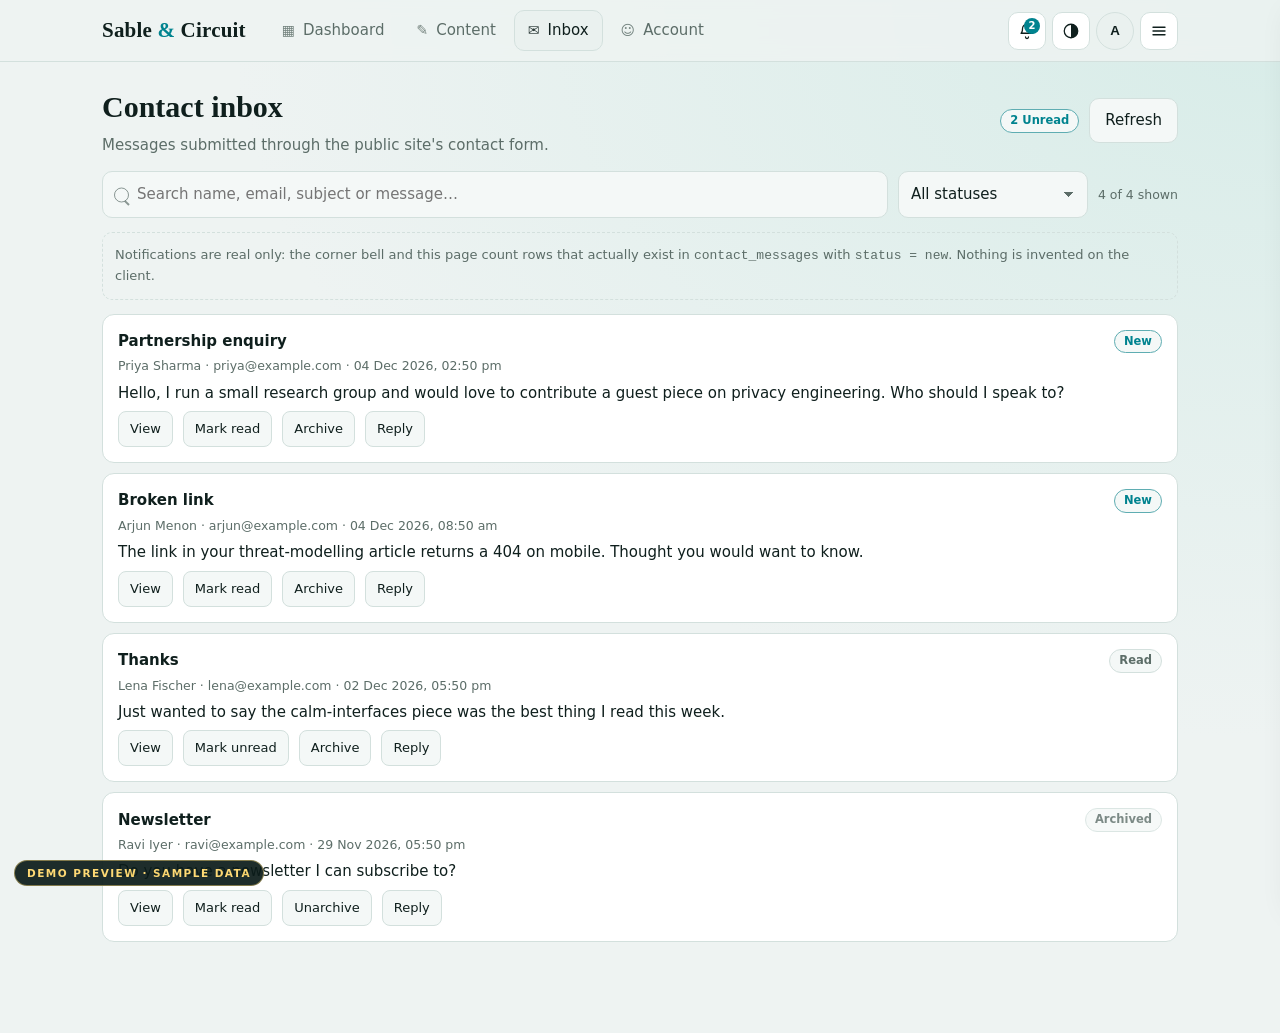
<file: inbox.html>
<!doctype html>
<html lang="en" data-theme="dark">
<head>
<script>try{var q=new URLSearchParams(location.search);var t=q.get("theme");if(t)localStorage.setItem("sc_theme",t);var a=q.get("accent");if(a)localStorage.setItem("sc_accent",a);}catch(e){}</script>
<meta charset="utf-8">
<meta name="viewport" content="width=device-width,initial-scale=1">
<title>Inbox — Sable &amp; Circuit Admin</title>
<script>
(function(){try{
  var t=localStorage.getItem("sc_theme")||"system";
  var th=t==="system"?(window.matchMedia("(prefers-color-scheme: dark)").matches?"dark":"light"):t;
  var r=document.documentElement;r.setAttribute("data-theme",th);
  r.setAttribute("data-density",localStorage.getItem("sc_density")||"comfortable");
  var a={teal:["#00aebb","#00838f"],indigo:["#7c8cff","#4f46e5"],emerald:["#34d399","#059669"],amber:["#f0a132","#b45309"],rose:["#fb7185","#be123c"]}[localStorage.getItem("sc_accent")||"teal"];
  r.style.setProperty("--accent",th==="dark"?a[0]:a[1]);
  r.style.setProperty("--accent-ink",th==="dark"?"#04120f":"#ffffff");
}catch(e){}})();
</script>
<link rel="stylesheet" href="assets/app.css">
<script src="assets/mock-supabase.js"></script>
</head>
<body data-page="inbox" data-shell="app">
<main class="wrap">
  <div class="spread">
    <div>
      <h1>Contact inbox</h1>
      <div class="muted">Messages submitted through the public site's contact form.</div>
    </div>
    <div class="row">
      <span class="badge new" id="unreadBadge">0 unread</span>
      <button class="btn" id="reload">Refresh</button>
    </div>
  </div>

  <div id="notice" class="notice hidden"></div>

  <div class="toolbar">
    <div class="search"><input id="q" type="search" placeholder="Search name, email, subject or message…"></div>
    <select id="fStatus" style="max-width:190px">
      <option value="">All statuses</option>
      <option value="new">New / unread</option>
      <option value="read">Read</option>
      <option value="archived">Archived</option>
    </select>
    <span class="muted small" id="count"></span>
  </div>

  <div class="hintbox">
    Notifications are real only: the corner bell and this page count rows that actually
    exist in <span class="mono">contact_messages</span> with <span class="mono">status = new</span>.
    Nothing is invented on the client.
  </div>

  <div id="list" style="margin-top:14px"><div class="empty">Loading…</div></div>
</main>

<div id="modalRoot"></div>

<script src="assets/app.js"></script>
<script>
document.addEventListener("admin:ready", function(){
  var A = window.Admin, sb = A.sb, $ = A.$;
  var messages = [];

  function unreadCount(){ return messages.filter(function(m){ return m.status === "new"; }).length; }

  function render(){
    var q = $("q").value.trim().toLowerCase(), fs = $("fStatus").value;
    var rows = messages.filter(function(m){
      if (fs && m.status !== fs) return false;
      if (q){
        var hay = ((m.name || "") + " " + (m.email || "") + " " + (m.subject || "") + " " + (m.message || "")).toLowerCase();
        if (hay.indexOf(q) === -1) return false;
      }
      return true;
    });
    $("unreadBadge").textContent = unreadCount() + " unread";
    $("count").textContent = rows.length + " of " + messages.length + " shown";
    if (!rows.length){ $("list").innerHTML = '<div class="empty">' + (messages.length ? "No messages match your filters." : "No messages yet.") + '</div>'; return; }
    $("list").innerHTML = rows.map(function(m){
      return '<div class="item" data-id="' + A.esc(m.id) + '">' +
        '<div class="spread"><div class="t">' + A.esc(m.subject || "No subject") + '</div><span class="badge ' + A.esc(m.status || "new") + '">' + A.esc(m.status || "new") + '</span></div>' +
        '<div class="meta">' + A.esc(m.name || "Unknown") + ' · ' + A.esc(m.email || "no email") + ' · ' + A.fmtDate(m.created_at) + '</div>' +
        '<div style="white-space:pre-wrap;margin:6px 0">' + A.esc((m.message || "").slice(0, 260)) + ((m.message || "").length > 260 ? "…" : "") + '</div>' +
        '<div class="row">' +
          '<button class="btn sm" data-act="view">View</button>' +
          (m.status !== "read" ? '<button class="btn sm" data-act="read">Mark read</button>' : '<button class="btn sm" data-act="new">Mark unread</button>') +
          (m.status !== "archived" ? '<button class="btn sm" data-act="archived">Archive</button>' : '<button class="btn sm" data-act="read">Unarchive</button>') +
          (m.email ? '<a class="btn sm" href="mailto:' + A.esc(m.email) + '?subject=' + encodeURIComponent("Re: " + (m.subject || "Your message")) + '">Reply</a>' : "") +
        '</div></div>';
    }).join("");
    $("list").querySelectorAll(".item").forEach(function(el){
      var m = messages.filter(function(x){ return x.id === el.getAttribute("data-id"); })[0];
      el.querySelectorAll("[data-act]").forEach(function(b){
        b.onclick = function(){
          var act = b.getAttribute("data-act");
          if (act === "view") view(m);
          else if (act === "read" || act === "new" || act === "archived") setStatus(m, act);
        };
      });
    });
  }

  async function setStatus(m, status){
    var r = await sb.from("contact_messages").update({ status: status }).eq("id", m.id);
    if (r.error){ A.setNotice("notice", A.friendly(r.error), "error"); return; }
    m.status = status;
    render();
    if (window.Admin.refreshUnread) window.Admin.refreshUnread();
  }

  function view(m){
    var root = $("modalRoot");
    root.innerHTML =
      '<div class="modal" id="mv"><div class="sheet">' +
        '<div class="sheet-head"><b>' + A.esc(m.subject || "No subject") + '</b><button class="iconbtn" id="mvclose" aria-label="Close">' + A.ICON.close + '</button></div>' +
        '<div class="sheet-body">' +
          '<div class="pill-row"><span class="badge ' + A.esc(m.status || "new") + '">' + A.esc(m.status || "new") + '</span><span class="badge">' + A.fmtDate(m.created_at) + '</span></div>' +
          '<div class="kv" style="margin-top:14px"><div class="k">From</div><div>' + A.esc(m.name || "Unknown") + '</div>' +
          '<div class="k">Email</div><div>' + A.esc(m.email || "—") + '</div></div>' +
          '<div class="divider"></div>' +
          '<div class="preview-body">' + A.esc(m.message || "") + '</div>' +
          '<div class="row" style="margin-top:18px">' +
            (m.email ? '<a class="btn primary" href="mailto:' + A.esc(m.email) + '?subject=' + encodeURIComponent("Re: " + (m.subject || "Your message")) + '">Reply by email</a>' : "") +
            (m.status !== "read" ? '<button class="btn" id="mvread">Mark read</button>' : "") +
            (m.status !== "archived" ? '<button class="btn" id="mvarch">Archive</button>' : "") +
          '</div>' +
        '</div>' +
      '</div></div>';
    function close(){ root.innerHTML = ""; }
    $("mvclose").onclick = close;
    $("mv").onclick = function(e){ if (e.target.id === "mv") close(); };
    if ($("mvread")) $("mvread").onclick = function(){ setStatus(m, "read"); close(); };
    if ($("mvarch")) $("mvarch").onclick = function(){ setStatus(m, "archived"); close(); };
    document.addEventListener("keydown", function esc2(e){ if (e.key === "Escape"){ close(); document.removeEventListener("keydown", esc2); } });
  }

  async function load(){
    A.setNotice("notice", "");
    var r = await sb.from("contact_messages").select("*").order("created_at", { ascending: false });
    if (r.error){ $("list").innerHTML = '<div class="empty">' + A.esc(A.friendly(r.error)) + '</div>'; return; }
    messages = r.data || [];
    render();
    if (window.Admin.refreshUnread) window.Admin.refreshUnread();
  }

  $("q").oninput = render;
  $("fStatus").onchange = render;
  $("reload").onclick = load;

  load();
});
</script>
</body>
</html>
</file>
<file: assets/app.css>
/* Sable & Circuit — Admin Studio shared styles
   Theme tokens drive both light and dark modes. */

:root{
  --accent:#00aebb;
  --accent-ink:#04120f;
  --radius:16px;
  --pad:22px;
  --maxw:1120px;
  --t:.22s ease;
}

html[data-theme="dark"]{
  --bg:#031211;
  --bg-glow:radial-gradient(ellipse at top right,#10302c,transparent 52%);
  --panel:#0b1c1a;
  --panel-2:#071715;
  --panel-3:#0e2320;
  --ink:#e8e4d3;
  --muted:#9eafa8;
  --line:#25413c;
  --line-soft:#17302c;
  --danger:#ff9d9d;
  --danger-line:#a64e4e;
  --ok:#5fe0b0;
  --warn:#f0c674;
  --shadow:0 14px 34px rgba(0,0,0,.42);
}

html[data-theme="light"]{
  --bg:#eef3f2;
  --bg-glow:radial-gradient(ellipse at top right,#d7ece8,transparent 58%);
  --panel:#ffffff;
  --panel-2:#f4f8f7;
  --panel-3:#eaf1ef;
  --ink:#0f1f1d;
  --muted:#5c6d68;
  --line:#d3e0dd;
  --line-soft:#e6edeb;
  --danger:#b42318;
  --danger-line:#e4a9a4;
  --ok:#0f8a5f;
  --warn:#9a6a12;
  --shadow:0 12px 30px rgba(16,32,30,.09);
}

html[data-density="compact"]{ --pad:14px; }

*{box-sizing:border-box}
html,body{min-height:100%}
body{
  margin:0;
  padding:0 0 60px;
  background:var(--bg-glow),var(--bg);
  background-attachment:fixed;
  color:var(--ink);
  font:15px/1.55 system-ui,-apple-system,"Segoe UI",Roboto,sans-serif;
  -webkit-font-smoothing:antialiased;
}
html[data-motion="reduced"] *{transition:none!important;animation:none!important}
a{color:var(--accent);text-decoration:none}
a:hover{text-decoration:underline}
h1{font:600 30px/1.15 Georgia,serif;margin:.2em 0 .3em}
h2{font:600 22px/1.2 Georgia,serif;margin:.2em 0 .4em}
h3{font:600 17px/1.25 Georgia,serif;margin:.2em 0 .4em}
.muted{color:var(--muted)}
.small{font-size:12.5px}
.hidden{display:none!important}
.right{text-align:right}
.nowrap{white-space:nowrap}
.mono{font-family:ui-monospace,SFMono-Regular,Menlo,monospace}

/* ---------- layout ---------- */
.wrap{max-width:var(--maxw);margin:0 auto;padding:var(--pad)}
.grid2{display:grid;grid-template-columns:1fr 1fr;gap:18px}
.grid3{display:grid;grid-template-columns:repeat(3,1fr);gap:16px}
.panel{background:var(--panel);border:1px solid var(--line);border-radius:var(--radius);padding:var(--pad)}
.panel + .panel{margin-top:18px}
.stack{display:grid;gap:14px}
.row{display:flex;gap:10px;align-items:center;flex-wrap:wrap}
.spread{display:flex;gap:12px;align-items:center;justify-content:space-between;flex-wrap:wrap}

/* ---------- top bar ---------- */
.topbar{
  position:sticky;top:0;z-index:40;
  background:color-mix(in srgb,var(--bg) 82%,transparent);
  backdrop-filter:blur(10px);
  border-bottom:1px solid var(--line);
}
@supports not (background:color-mix(in srgb,red,blue)){ .topbar{background:var(--panel)} }
.topbar-inner{
  max-width:var(--maxw);margin:0 auto;padding:10px var(--pad);
  display:flex;align-items:center;gap:14px;
}
.brand{font:600 21px Georgia,serif;color:var(--ink);letter-spacing:.2px}
.brand b{color:var(--accent)}
.brand:hover{text-decoration:none}
.nav{display:flex;gap:4px;margin-left:8px;flex:1}
.navlink{
  display:flex;align-items:center;gap:8px;
  padding:8px 13px;border-radius:10px;color:var(--muted);
  font-weight:500;border:1px solid transparent;
}
.navlink:hover{color:var(--ink);background:var(--panel-2);text-decoration:none}
.navlink.active{color:var(--ink);background:var(--panel-3);border-color:var(--line)}
.navlink .ic{opacity:.85;font-size:14px}
.top-actions{display:flex;align-items:center;gap:6px}
.iconbtn{
  display:inline-flex;align-items:center;justify-content:center;position:relative;
  width:38px;height:38px;border-radius:10px;border:1px solid var(--line);
  background:var(--panel);color:var(--ink);cursor:pointer;
}
.iconbtn:hover{background:var(--panel-3)}
.iconbtn svg{width:18px;height:18px}
.iconbtn .dot{
  position:absolute;top:5px;right:5px;min-width:16px;height:16px;padding:0 4px;
  border-radius:9px;background:var(--accent);color:var(--accent-ink);
  font:700 10px/16px system-ui;text-align:center;
}
.avatar{
  width:38px;height:38px;border-radius:50%;border:1px solid var(--line);
  background:var(--panel-3);color:var(--ink);display:inline-flex;
  align-items:center;justify-content:center;font-weight:700;cursor:pointer;text-transform:uppercase;
}

/* ---------- buttons ---------- */
.btn{
  display:inline-flex;align-items:center;justify-content:center;gap:8px;
  padding:10px 15px;border:1px solid var(--line);border-radius:10px;
  background:var(--panel-2);color:var(--ink);font:inherit;font-weight:500;
  cursor:pointer;transition:var(--t);
}
.btn:hover{background:var(--panel-3)}
.btn:disabled{opacity:.55;cursor:not-allowed}
.btn.primary{background:var(--accent);border-color:var(--accent);color:var(--accent-ink);font-weight:700}
.btn.primary:hover{filter:brightness(1.06)}
.btn.ghost{background:transparent}
.btn.danger{color:var(--danger);border-color:var(--danger-line)}
.btn.danger:hover{background:color-mix(in srgb,var(--danger) 14%,transparent)}
.btn.block{display:flex;width:100%;margin-top:8px}
.btn.sm{padding:7px 11px;font-size:13px;border-radius:8px}

/* ---------- forms ---------- */
.field{display:grid;gap:6px;margin:13px 0}
.field label{font-size:11.5px;letter-spacing:.12em;color:var(--muted);text-transform:uppercase}
input,textarea,select{
  width:100%;padding:11px 12px;background:var(--panel-2);
  border:1px solid var(--line);border-radius:10px;color:var(--ink);font:inherit;
}
input:focus,textarea:focus,select:focus{outline:none;border-color:var(--accent);box-shadow:0 0 0 3px color-mix(in srgb,var(--accent) 22%,transparent)}
textarea{resize:vertical;min-height:90px}
select{appearance:none;background-image:linear-gradient(45deg,transparent 50%,var(--muted) 50%),linear-gradient(135deg,var(--muted) 50%,transparent 50%);background-position:calc(100% - 18px) 50%,calc(100% - 13px) 50%;background-size:5px 5px,5px 5px;background-repeat:no-repeat;padding-right:34px}
input[type="file"]{padding:8px}

/* ---------- notices / toasts ---------- */
.notice{padding:12px 14px;border:1px solid var(--line);border-radius:10px;background:var(--panel-2);white-space:pre-wrap;margin:12px 0}
.notice.error{border-color:var(--danger-line);color:var(--danger)}
.notice.ok{border-color:color-mix(in srgb,var(--ok) 55%,var(--line));color:var(--ok)}
.toasts{position:fixed;right:16px;bottom:16px;display:grid;gap:10px;z-index:90;max-width:min(360px,86vw)}
.toast{
  padding:12px 14px;border:1px solid var(--line);border-left:3px solid var(--accent);
  border-radius:10px;background:var(--panel);box-shadow:var(--shadow);font-size:14px;
}
.toast.error{border-left-color:var(--danger)}
.toast.ok{border-left-color:var(--ok)}
.toast b{display:block;margin-bottom:2px}

/* ---------- stats ---------- */
.stats{display:grid;grid-template-columns:repeat(auto-fit,minmax(168px,1fr));gap:14px}
.stat{background:var(--panel);border:1px solid var(--line);border-radius:14px;padding:18px}
.stat .k{font-size:11.5px;letter-spacing:.12em;color:var(--muted);text-transform:uppercase}
.stat .n{font:700 30px/1.1 Georgia,serif;margin-top:8px}
.stat .sub{font-size:12.5px;color:var(--muted);margin-top:4px}
.stat.accent{border-color:color-mix(in srgb,var(--accent) 60%,var(--line))}
.stat .n.warn{color:var(--warn)}

/* ---------- list items / cards ---------- */
.item{background:var(--panel);border:1px solid var(--line);border-radius:12px;padding:15px;margin:10px 0}
.item:hover{border-color:color-mix(in srgb,var(--accent) 40%,var(--line))}
.item .t{font-weight:600}
.item .meta{color:var(--muted);font-size:12.5px;margin:3px 0}
.thumb{width:100%;max-width:190px;max-height:120px;object-fit:cover;border-radius:9px;border:1px solid var(--line);display:block;margin:8px 0}
.badge{display:inline-block;padding:2px 9px;border-radius:999px;font-size:11.5px;font-weight:600;border:1px solid var(--line);background:var(--panel-2);color:var(--muted);text-transform:capitalize}
.badge.published{color:var(--ok);border-color:color-mix(in srgb,var(--ok) 50%,var(--line))}
.badge.draft{color:var(--warn);border-color:color-mix(in srgb,var(--warn) 50%,var(--line))}
.badge.new{color:var(--accent);border-color:color-mix(in srgb,var(--accent) 55%,var(--line))}
.badge.read{color:var(--muted)}
.badge.archived{color:var(--muted);opacity:.8}

/* ---------- toolbar ---------- */
.toolbar{display:flex;gap:10px;flex-wrap:wrap;align-items:center;margin:14px 0}
.toolbar .grow{flex:1;min-width:180px}
.search{position:relative;flex:1;min-width:190px}
.search input{padding-left:34px}
.search::before{content:"";position:absolute;left:12px;top:50%;width:13px;height:13px;transform:translateY(-50%);border:1.7px solid var(--muted);border-radius:50%;opacity:.7}
.search::after{content:"";position:absolute;left:22px;top:calc(50% + 7px);width:6px;height:1.7px;background:var(--muted);transform:rotate(45deg);opacity:.7}
.tabs{display:flex;gap:6px;border-bottom:1px solid var(--line);margin-bottom:16px}
.tab{padding:9px 14px;border:0;background:none;color:var(--muted);font:inherit;font-weight:500;cursor:pointer;border-bottom:2px solid transparent;margin-bottom:-1px}
.tab:hover{color:var(--ink)}
.tab.active{color:var(--ink);border-bottom-color:var(--accent)}

/* ---------- activity feed ---------- */
.feed{display:grid;gap:2px}
.act{display:flex;gap:12px;padding:11px 2px;border-bottom:1px solid var(--line-soft);align-items:flex-start}
.act:last-child{border-bottom:0}
.act .ic{width:30px;height:30px;border-radius:9px;background:var(--panel-3);display:grid;place-items:center;font-size:13px;flex:none;color:var(--muted)}
.act .body{flex:1;min-width:0}
.act .when{color:var(--muted);font-size:12px;white-space:nowrap}

/* ---------- modal ---------- */
.modal{position:fixed;inset:0;z-index:80;display:grid;place-items:center;padding:20px;background:rgba(0,0,0,.5)}
.sheet{background:var(--panel);border:1px solid var(--line);border-radius:16px;width:100%;max-width:760px;max-height:86vh;overflow:auto;box-shadow:var(--shadow)}
.sheet-head{display:flex;align-items:center;justify-content:space-between;gap:12px;padding:16px 20px;border-bottom:1px solid var(--line);position:sticky;top:0;background:var(--panel);z-index:1}
.sheet-body{padding:20px}
.preview-title{font:600 27px/1.2 Georgia,serif;margin:0 0 6px}
.preview-body{white-space:pre-wrap;margin-top:16px;line-height:1.7}

/* ---------- drawer (corner menu) ---------- */
.drawer{
  position:fixed;top:0;right:0;height:100%;width:352px;max-width:90vw;
  background:var(--panel);border-left:1px solid var(--line);z-index:100;
  transform:translateX(103%);transition:transform var(--t);
  display:flex;flex-direction:column;box-shadow:var(--shadow);
}
.drawer.open{transform:none}
.drawer-head{display:flex;align-items:flex-start;justify-content:space-between;gap:10px;padding:16px 18px;border-bottom:1px solid var(--line)}
.drawer-title{font:600 18px Georgia,serif}
.drawer-body{padding:14px 18px 26px;overflow:auto}
.drawer-sec{padding:12px 0;border-bottom:1px solid var(--line-soft)}
.drawer-sec:last-child{border-bottom:0}
.sec-label{font-size:11px;letter-spacing:.14em;text-transform:uppercase;color:var(--muted);margin-bottom:9px}
.drawer-nav{display:grid;gap:3px}
.drawer-nav .navlink{padding:10px 12px}
.scrim{position:fixed;inset:0;background:rgba(0,0,0,.45);z-index:95;opacity:0;pointer-events:none;transition:opacity var(--t)}
.scrim.open{opacity:1;pointer-events:auto}

/* segmented control + swatches */
.seg{display:inline-flex;border:1px solid var(--line);border-radius:10px;overflow:hidden;background:var(--panel-2)}
.seg button{padding:8px 12px;border:0;background:none;color:var(--muted);font:inherit;font-size:13px;cursor:pointer}
.seg button + button{border-left:1px solid var(--line)}
.seg button.active{background:var(--accent);color:var(--accent-ink);font-weight:700}
.swatches{display:flex;gap:9px;flex-wrap:wrap}
.swatch{width:28px;height:28px;border-radius:50%;border:2px solid var(--line);cursor:pointer;padding:0}
.swatch.active{outline:2px solid var(--ink);outline-offset:2px}

/* ---------- auth ---------- */
.auth-shell{min-height:100vh;display:grid;place-items:center;padding:26px}
.auth-card{width:100%;max-width:440px;background:var(--panel);border:1px solid var(--line);border-radius:18px;padding:28px;box-shadow:var(--shadow)}
.eyebrow{font-size:11px;letter-spacing:.18em;color:var(--accent);text-transform:uppercase}
.auth-top{display:flex;justify-content:space-between;align-items:center;margin-bottom:18px}
.linklike{background:none;border:0;color:var(--accent);font:inherit;cursor:pointer;padding:0;text-align:left}
.linklike:hover{text-decoration:underline}

/* ---------- misc ---------- */
.empty{padding:26px;text-align:center;color:var(--muted);border:1px dashed var(--line);border-radius:12px}
.kv{display:grid;grid-template-columns:auto 1fr;gap:8px 16px;font-size:14px}
.kv .k{color:var(--muted)}
.divider{height:1px;background:var(--line);margin:18px 0}
.pill-row{display:flex;gap:8px;flex-wrap:wrap}
.hintbox{border:1px dashed var(--line);border-radius:10px;padding:12px;color:var(--muted);font-size:13px}

/* ---------- notification panel ---------- */
.notifpanel{
  position:fixed;top:62px;right:16px;width:344px;max-width:92vw;max-height:70vh;overflow:auto;
  background:var(--panel);border:1px solid var(--line);border-radius:14px;box-shadow:var(--shadow);
  z-index:96;transform:translateY(-8px);opacity:0;pointer-events:none;transition:var(--t);
}
.notifpanel.open{transform:none;opacity:1;pointer-events:auto}
.notif-head{display:flex;align-items:center;justify-content:space-between;padding:12px 14px;border-bottom:1px solid var(--line);position:sticky;top:0;background:var(--panel)}
.notif-list{display:grid}
.notif{display:flex;gap:10px;align-items:flex-start;padding:11px 14px;border-bottom:1px solid var(--line-soft);color:inherit;text-decoration:none}
.notif:last-child{border-bottom:0}
.notif:hover{background:var(--panel-2);text-decoration:none}
.notif.unread{background:color-mix(in srgb,var(--accent) 9%,transparent)}
.notif .ic{width:26px;height:26px;border-radius:8px;background:var(--panel-3);display:grid;place-items:center;font-size:12px;color:var(--muted);flex:none}
.notif .body{flex:1;min-width:0;display:grid;gap:1px}
.notif .body b{font-weight:600}
.notif .when{color:var(--muted);font-size:11.5px;white-space:nowrap}

@media(max-width:860px){
  .grid2,.grid3{grid-template-columns:1fr}
  .nav{display:none}
  .topbar-inner{gap:8px}
  .brand{flex:1;font-size:19px}
}
@media(max-width:520px){
  .stats{grid-template-columns:1fr 1fr}
  .stat .n{font-size:25px}
}
</file>
